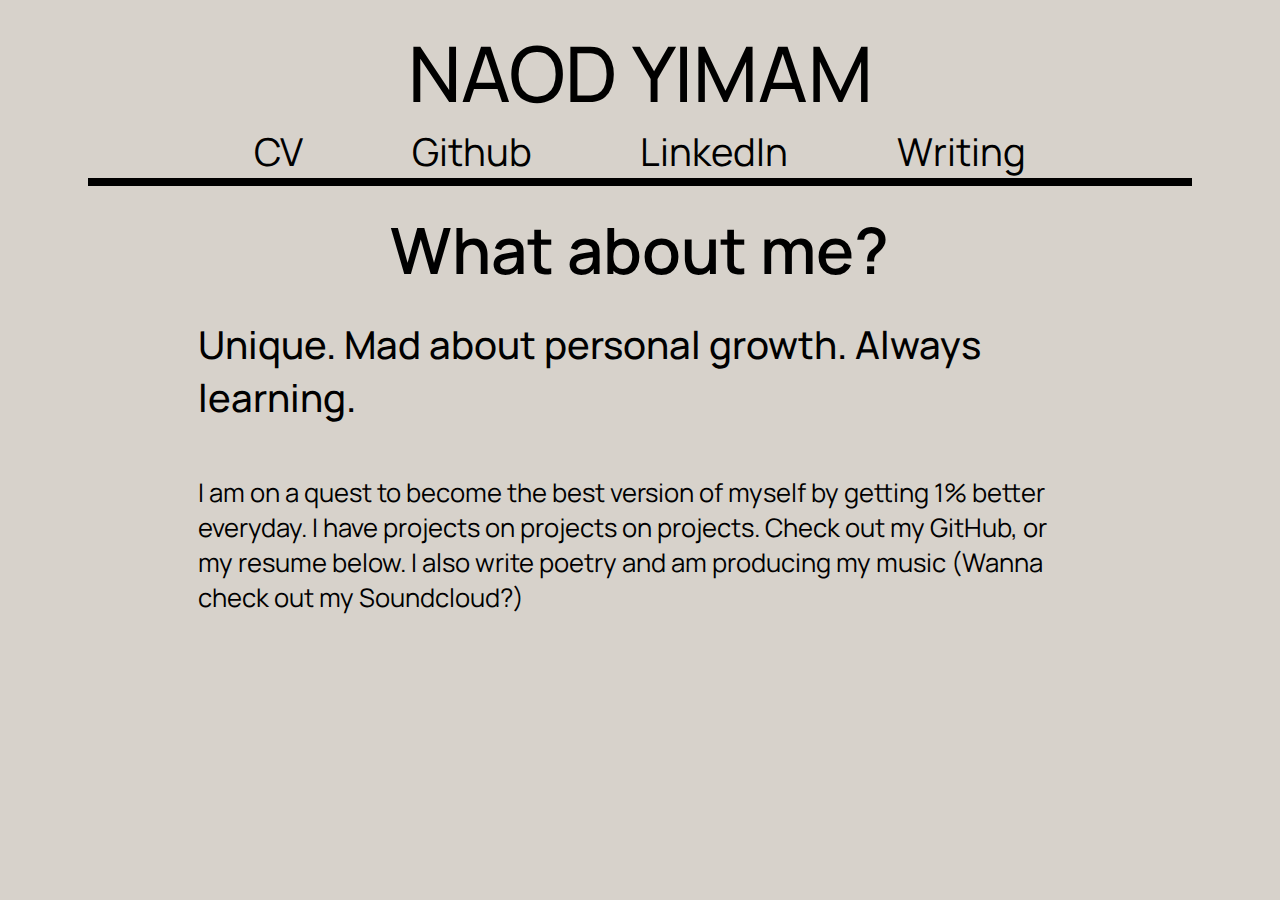
<file: landingpage/about.html>
<!DOCTYPE html>

<html>
    <head>
        <meta charset="utf-8">
        <meta http-equiv="X-UA-Compatible" content="IE=edge">
        <title></title>
        <meta name="description" content="">
        <meta name="viewport" content="width=device-width, initial-scale=1">
        <link rel="stylesheet" href="style.css">
        <style>
            @import url('https://fonts.googleapis.com/css2?family=Comfortaa:wght@300&family=GFS+Neohellenic:ital,wght@0,400;0,700;1,400;1,700&display=swap');
            </style>
    </head>
    <body>
        <div class="wrapper">
            <div class="topnav">
                <a class="name" >
                    Naod    Yimam
                </a>
                <div class="links">
                    <a class="CV" href="cv.html">CV</a>
                    <a class="Github" href="https://github.com/naod-ayalew">Github</a>
                    <a class="linkedin" href="https://linkedin.com/in/naod-yimam">LinkedIn</a>
                    <a class="Writing" href="poems.html">Writing</a>
                </div>
            </div>


            <div class="main-section">
                <div class="about">
                    <div class="header">
                        What about me?
                    </div>
                    <div class="subheader">
                        Unique. Mad about personal growth. Always learning. 
                    </div>
                </div>
                <div class="description">
                    <div class="regulartext">
                        I am on a quest to become the best version of myself by
                        getting 1% better everyday. I have projects on projects
                        on projects. Check out my GitHub, or my resume below. I 
                        also write poetry and am producing my music (Wanna check 
                        out my Soundcloud?)
                    </div>
                </div>
                    
                
                
            </div>
        </div>
    </body>
</html>
</file>
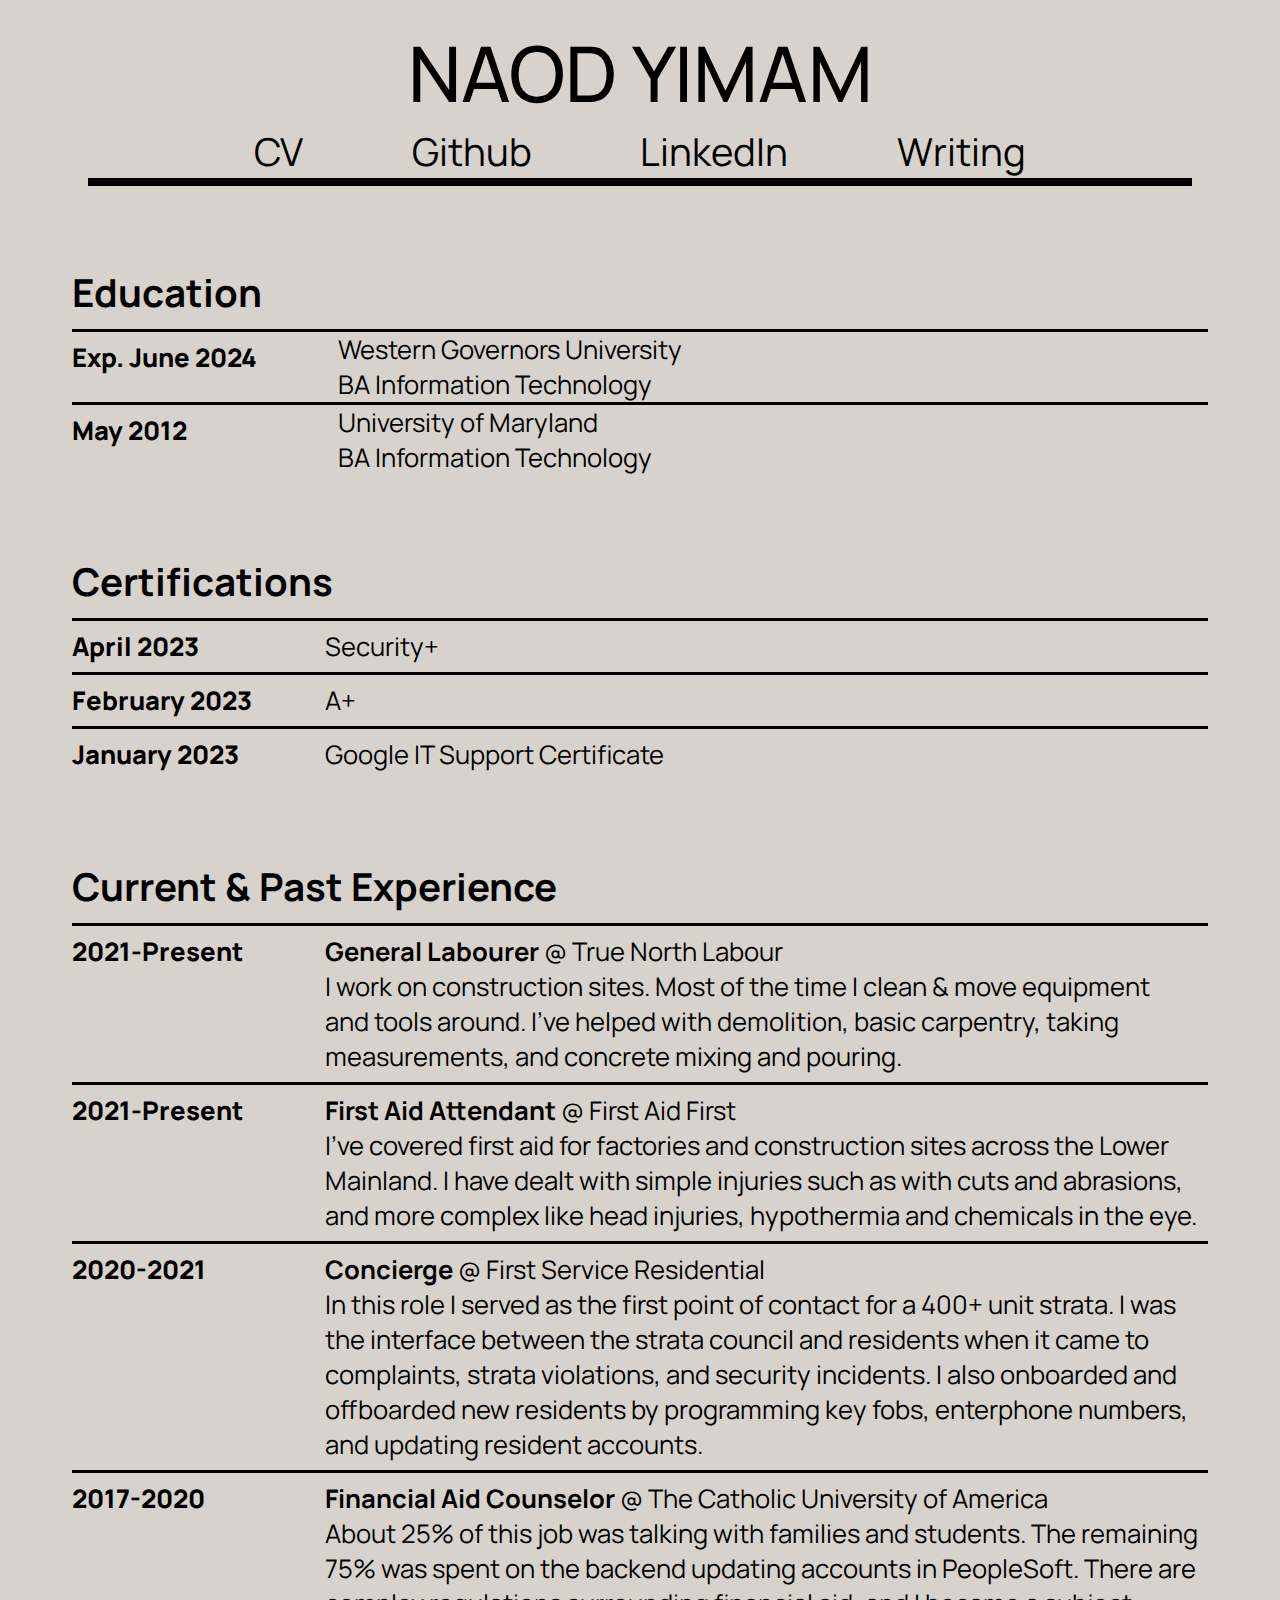
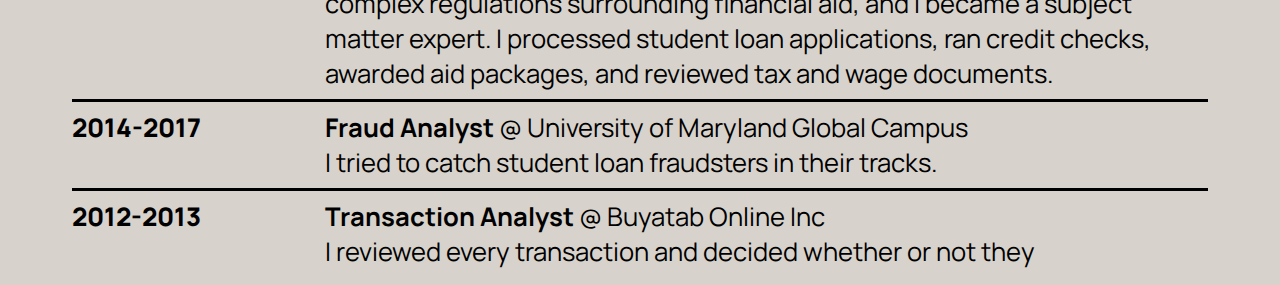
<file: landingpage/cv.html>
<!DOCTYPE html>
<!--[if lt IE 7]>      <html class="no-js lt-ie9 lt-ie8 lt-ie7"> <![endif]-->
<!--[if IE 7]>         <html class="no-js lt-ie9 lt-ie8"> <![endif]-->
<!--[if IE 8]>         <html class="no-js lt-ie9"> <![endif]-->
<!--[if gt IE 8]>      <html class="no-js"> <!--<![endif]-->
<html>
    <head>
        <meta charset="utf-8">
        <meta http-equiv="X-UA-Compatible" content="IE=edge">
        <title></title>
        <meta name="description" content="">
        <meta name="viewport" content="width=device-width, initial-scale=1">
        <link rel="stylesheet" href="style.css">
        
    </head>
    <body>
        <div class="wrapper">
            
            <div class="topnav">
                <a class="name" href="index.html">
                    Naod    Yimam
                </a>
                <div class="links">
                    <a class="CV" href="cv.html">CV</a>
                    <a class="Github" href="https://github.com/naod-ayalew">Github</a>
                    <a class="linkedin" href="https://linkedin.com/in/naod-yimam">LinkedIn</a>
                    <a class="Writing" href="poems.html">Writing</a>
                </div>
            </div>

            
            <div class="cv-category  ">
                <h2>Education</h2>
                <div class="cv-category-content">
                    <div class="when year">Exp. June 2024</div>
                    <div class="whatcollege">
                        <div class="college">Western Governors University </div> 
                        <div class="college"> BA Information Technology </div>
                    </div>
                   
                </div>
                <div class="cv-category-content">
                    <div class="when year"><span>May 2012</span></div>
                    <div class="whatcollege">
                        <div class="college">University of Maryland</div> 
                        <div class="college"> BA Information Technology </div>
                    </div>
                   
                </div>
            </div>
            <div class="cv-category  ">
                <h2>Certifications</h2>
                <div class="cv-category-content">
                    <div class="when year"><span>April 2023</span></div>
                    <div class="what"><span>Security+</span></div>
                    <div class="where"><span> </span></div>
                </div>
                <div class="cv-category-content">
                    <div class="when year"><span>February 2023</span></div>
                    <div class="what"><span>A+</span></div>
                    <div class="where"><span> </span></div>
                </div>
                <div class="cv-category-content">
                    <div class="when year"><span>January 2023</span></div>
                    <div class="what"><span>Google IT Support Certificate</span></div>
                    <div class="where"><span> </span></div>
                </div>
            </div>

            <div class="cv-category  ">
                <h2>Current & Past Experience</h2>
                <div class="cv-category-content">
                    <div class="when year"><span>2021-Present</span></div>
                 
                    <div class="what">
                        <div> <b>General Labourer</b> @ True North Labour </div>  
                        <div>I work on construction sites. Most of the time I clean & move equipment and tools around. 
                            I've helped with demolition, basic carpentry, taking measurements, and concrete mixing and pouring.
                        </div>
                    </div>
                    
                </div>
                <div class="cv-category-content">
                    <div class="when year"><span>2021-Present</span></div>
                     
                    
                    <div class="what">
                        <div> <b>First Aid Attendant</b> @ First Aid First </div>  
                        <div>I've covered first aid for factories and construction sites across the Lower Mainland.
                             I have dealt with simple injuries such as 
                            with cuts and abrasions, and more complex like head injuries, hypothermia and chemicals in the eye.</div>
                    </div>
                    
                </div>
                <div class="cv-category-content">
                    <div class="when year"><span>2020-2021</span></div>
                   

                    <div class="what">
                        <div> <b>Concierge</b> @ First Service Residential</div>  
                        <div>In this role I served as the first point of contact for a 400+ unit strata.
                            I was the interface between the strata council and residents when it came to 
                            complaints, strata violations, and security incidents. I also onboarded and 
                            offboarded new residents by programming key fobs, enterphone numbers, and updating
                            resident accounts. </div>
                    </div>
                    
                    
                    
                </div>
                <div class="cv-category-content">
                    <div class="when year"><span>2017-2020</span></div>
               
                    <div class="what">
                        <div> <b>Financial Aid Counselor</b> @ The Catholic University of America</div>  
                        <div>About 25% of this job was talking with families and students. The remaining 75% was spent on the backend
                            updating accounts in PeopleSoft. There are complex regulations surrounding financial aid, and 
                            I became a subject matter expert. I processed student loan applications, ran credit checks, awarded
                            aid packages, and reviewed tax and wage documents. </div>
                    </div>
                    
                    
                </div>

                <div class="cv-category-content">
                    <div class="when year"><span>2014-2017</span></div>
                    <div class="what">
                        <div><b>Fraud Analyst</b> @ University of Maryland Global Campus<br></div>  
                        <div>I tried to catch student loan fraudsters in their tracks.</div>
                    </div>
                        
                    
                </div>

                <div class="cv-category-content">
                    <div class="when year"><span>2012-2013</span></div>
                    <div class="what">
                        <div><b>Transaction Analyst</b> @ Buyatab Online Inc <br></span> 
                        <div>I reviewed every transaction and decided whether or not they</div> 
                 
                    
                </div>
            </div>
                 
                 
            </div>
        </div>
        
        <script src="" async defer></script>
    </body>
</html>
</file>
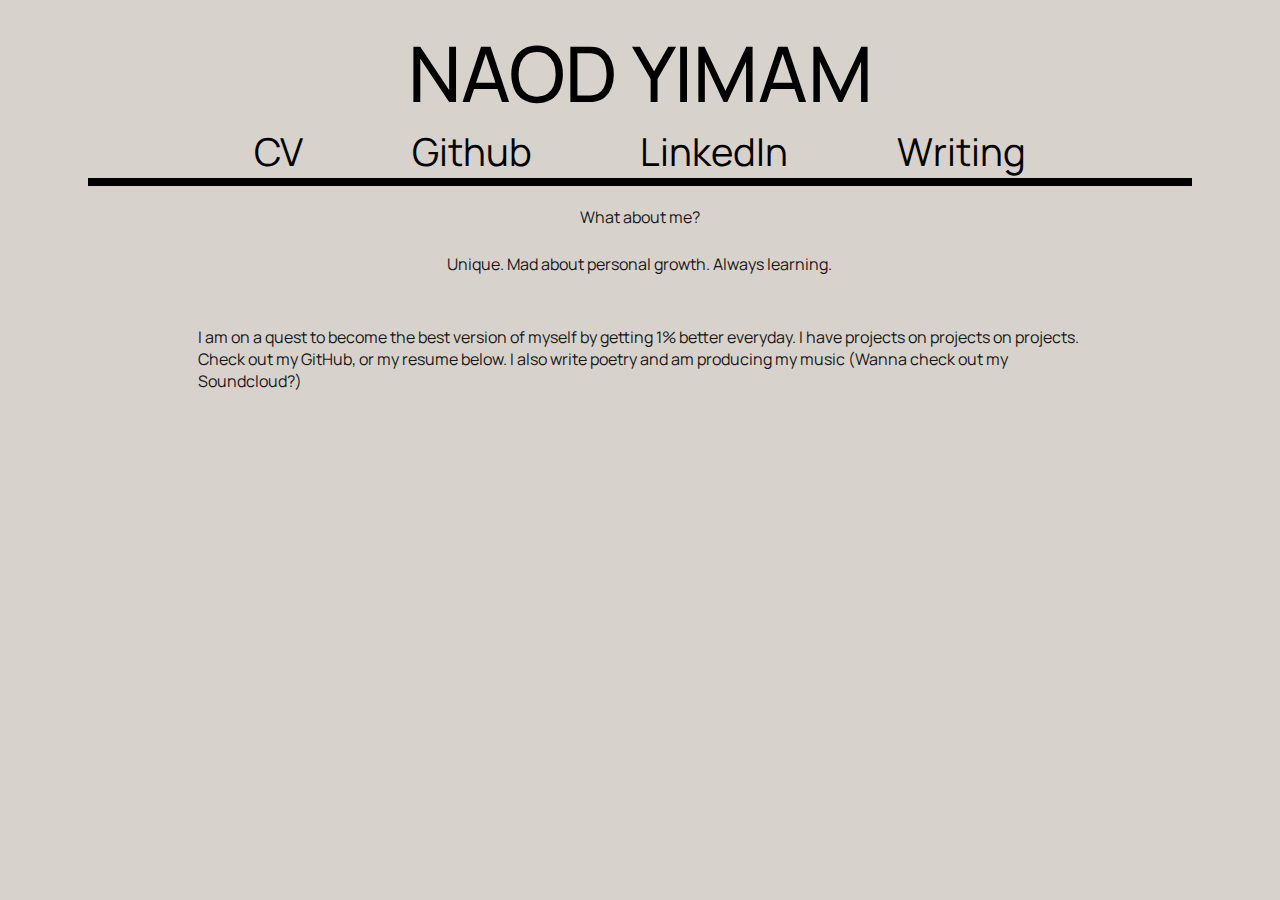
<file: landingpage/index2.html>
<!DOCTYPE html>

<html>
    <head>
        <meta charset="utf-8">
        <meta http-equiv="X-UA-Compatible" content="IE=edge">
        <title></title>
        <meta name="description" content="">
        <meta name="viewport" content="width=device-width, initial-scale=1">
        <link rel="stylesheet" href="bridging.css">
        <style>
            @import url('https://fonts.googleapis.com/css2?family=Comfortaa:wght@300&family=GFS+Neohellenic:ital,wght@0,400;0,700;1,400;1,700&display=swap');
            </style>
    </head>
    <body>
        <div class="wrapper">
            <div class="topnav">
                <a class="name" >
                    Naod    Yimam
                </a>
                <div class="links">
                    <a class="CV" href="cv.html">CV</a>
                    <a class="Github" href="https://github.com/naod-ayalew">Github</a>
                    <a class="linkedin" href="https://linkedin.com/in/naod-yimam">LinkedIn</a>
                    <a class="Writing" href="poems.html">Writing</a>
                </div>
            </div>


            <div class="main-section">
                <div class="about">
                    <div class="header">
                        What about me?
                    </div>
                    <div class="subheader">
                        Unique. Mad about personal growth. Always learning. 
                    </div>
                </div>
                <div class="description">
                    <div class="regulartext">
                        I am on a quest to become the best version of myself by
                        getting 1% better everyday. I have projects on projects
                        on projects. Check out my GitHub, or my resume below. I 
                        also write poetry and am producing my music (Wanna check 
                        out my Soundcloud?)
                    </div>
                </div>
                    
                
                
            </div>
        </div>
    </body>
</html>
</file>
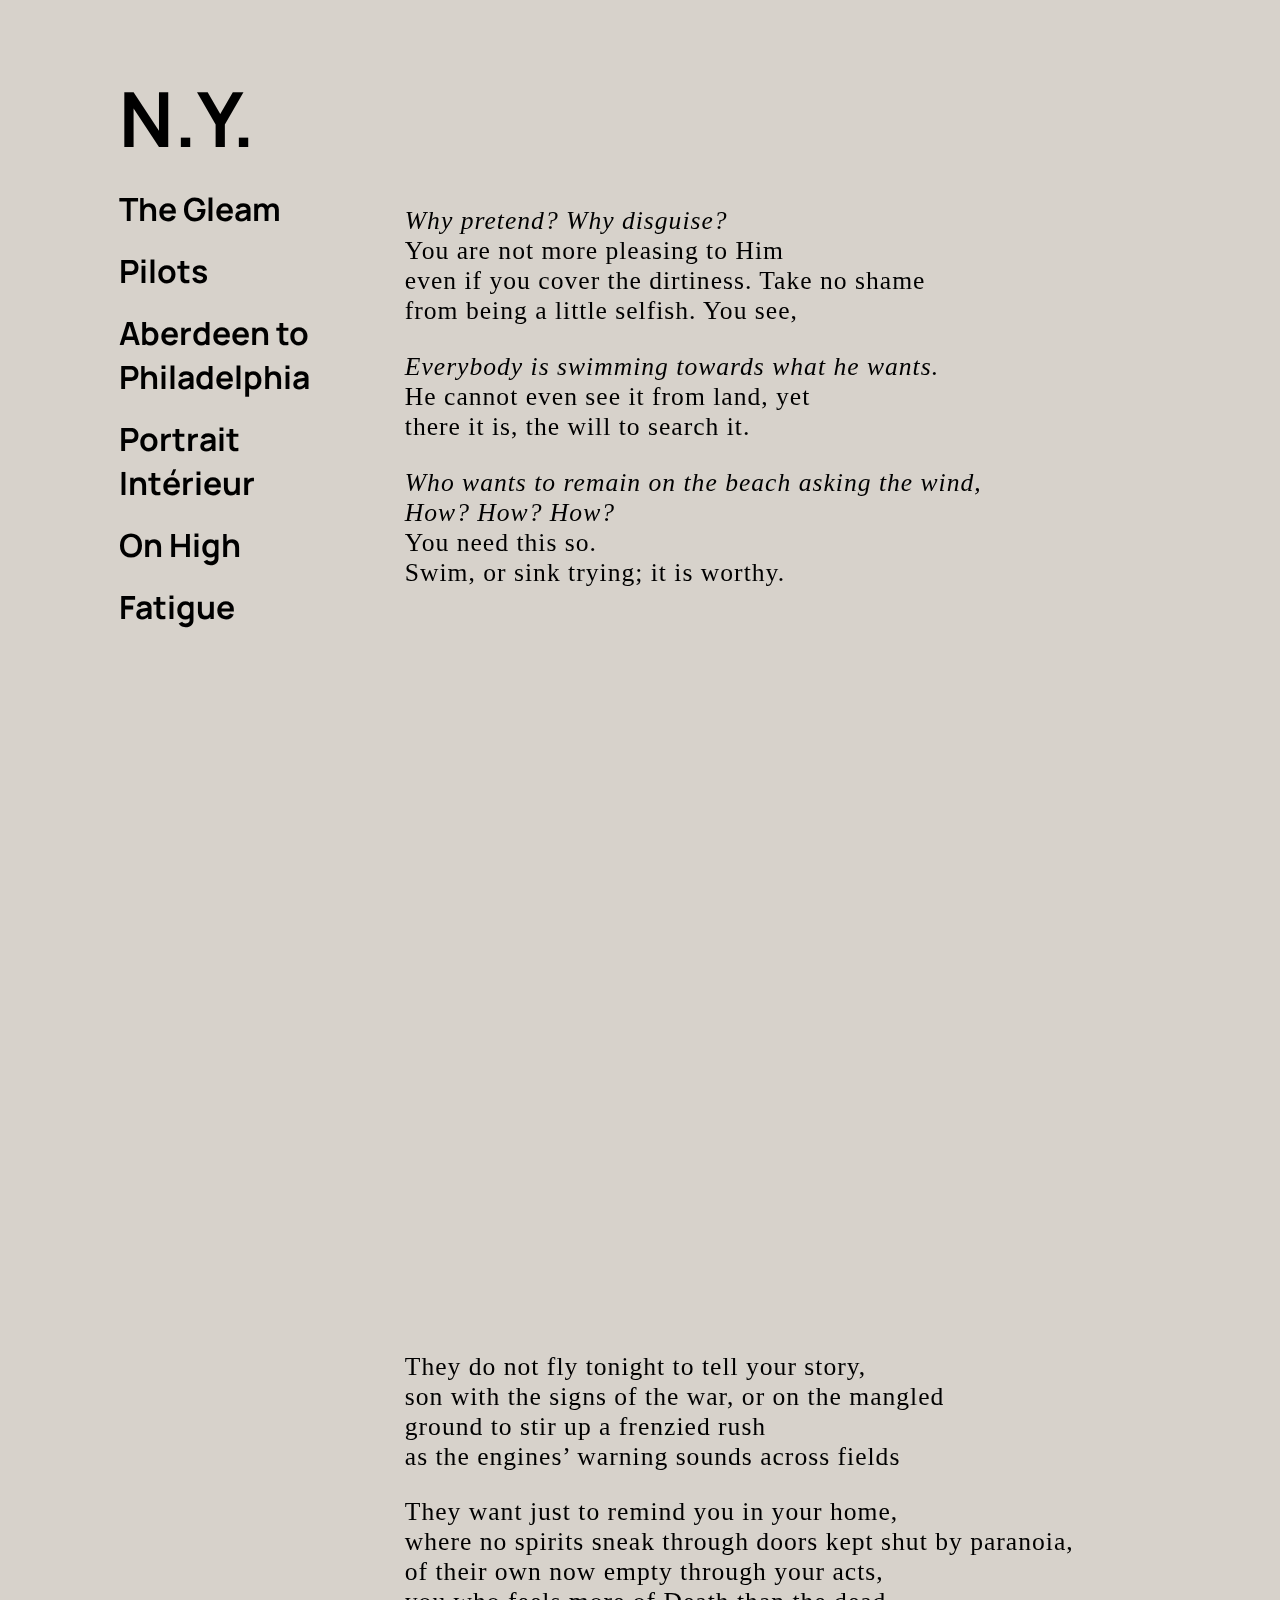
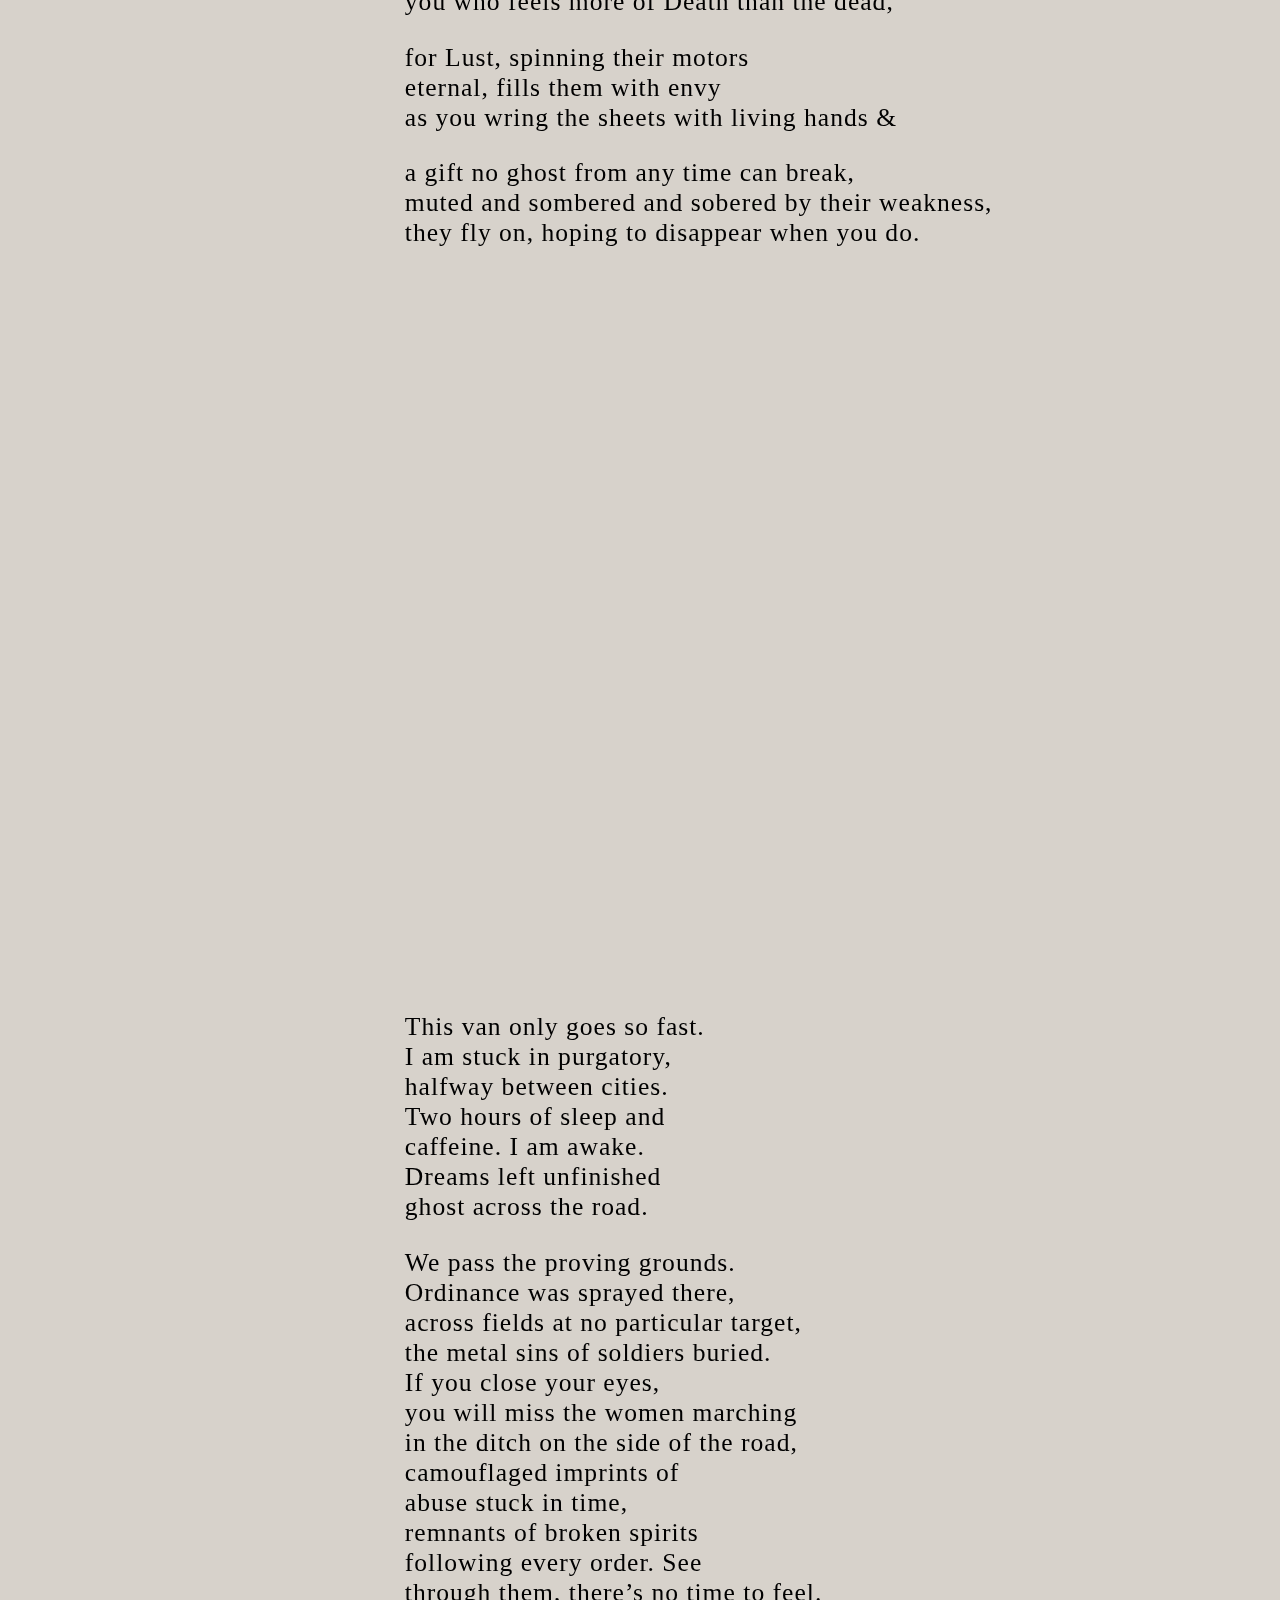
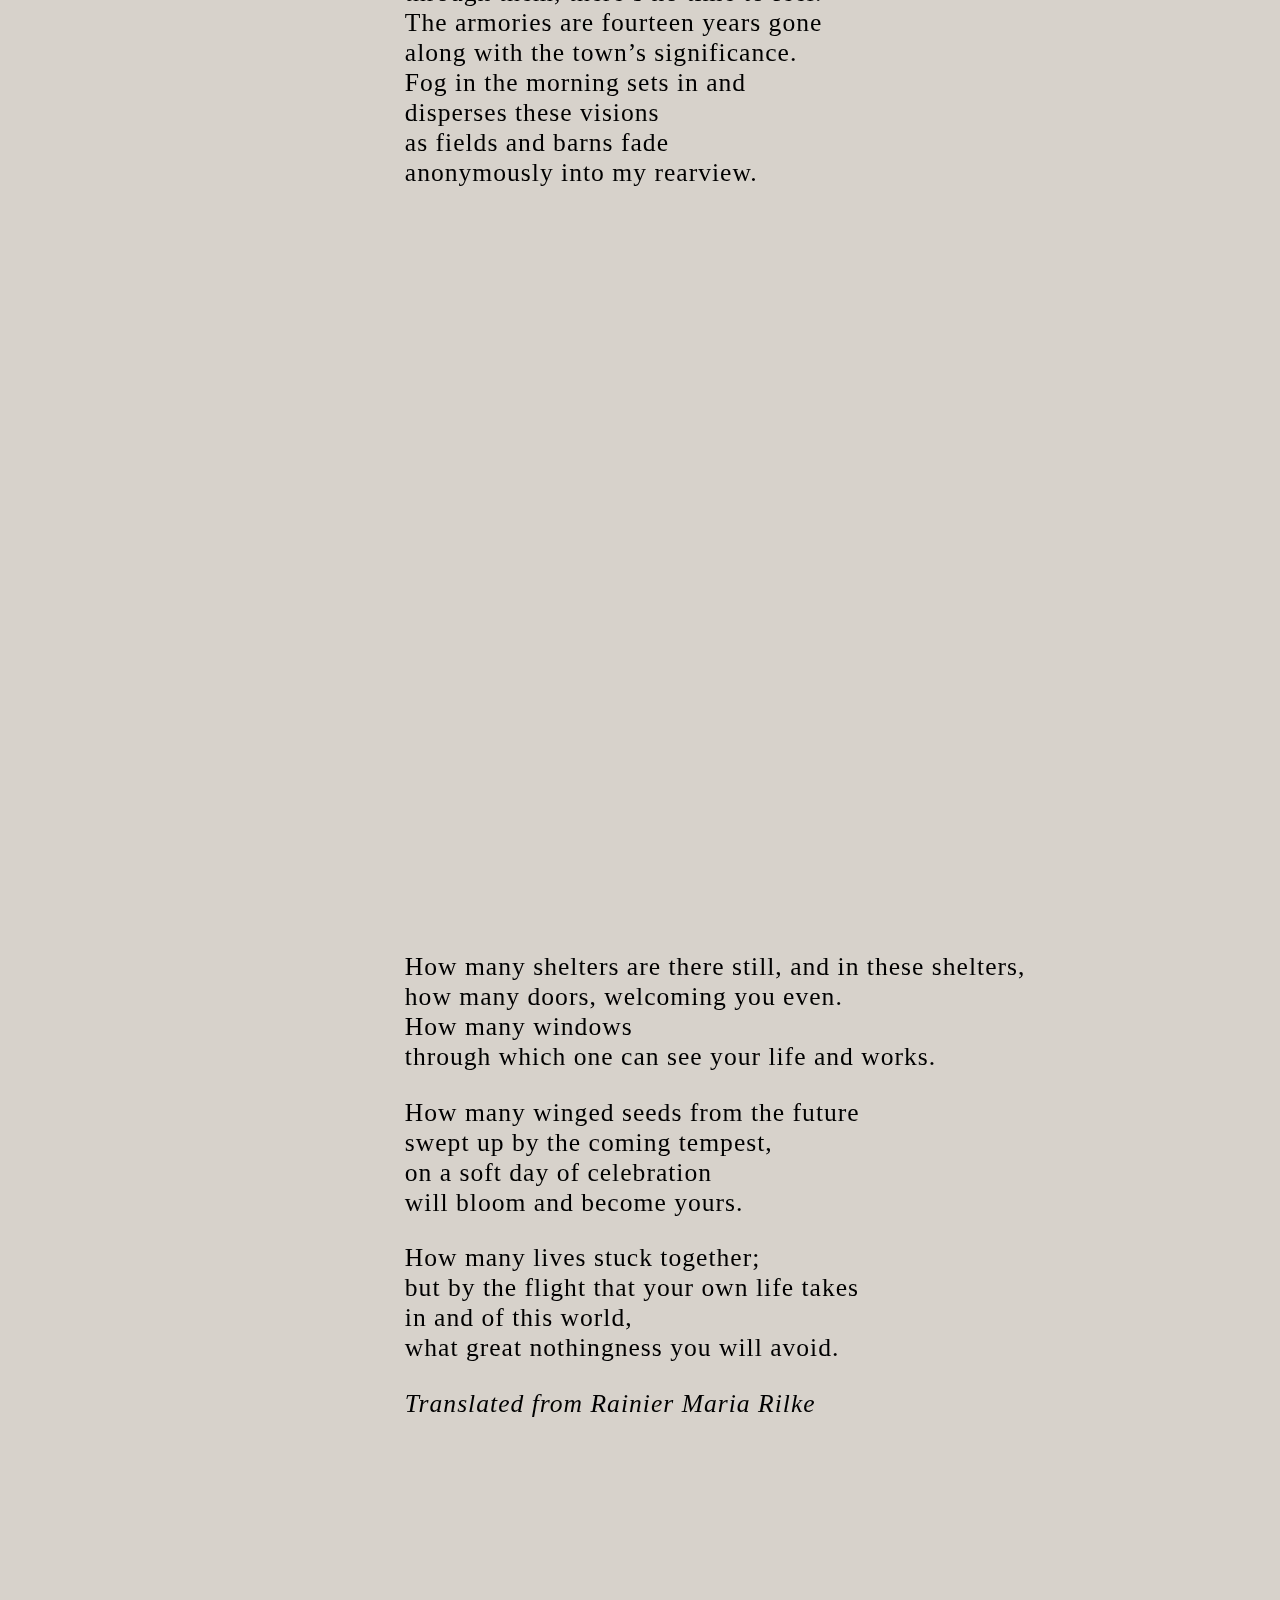
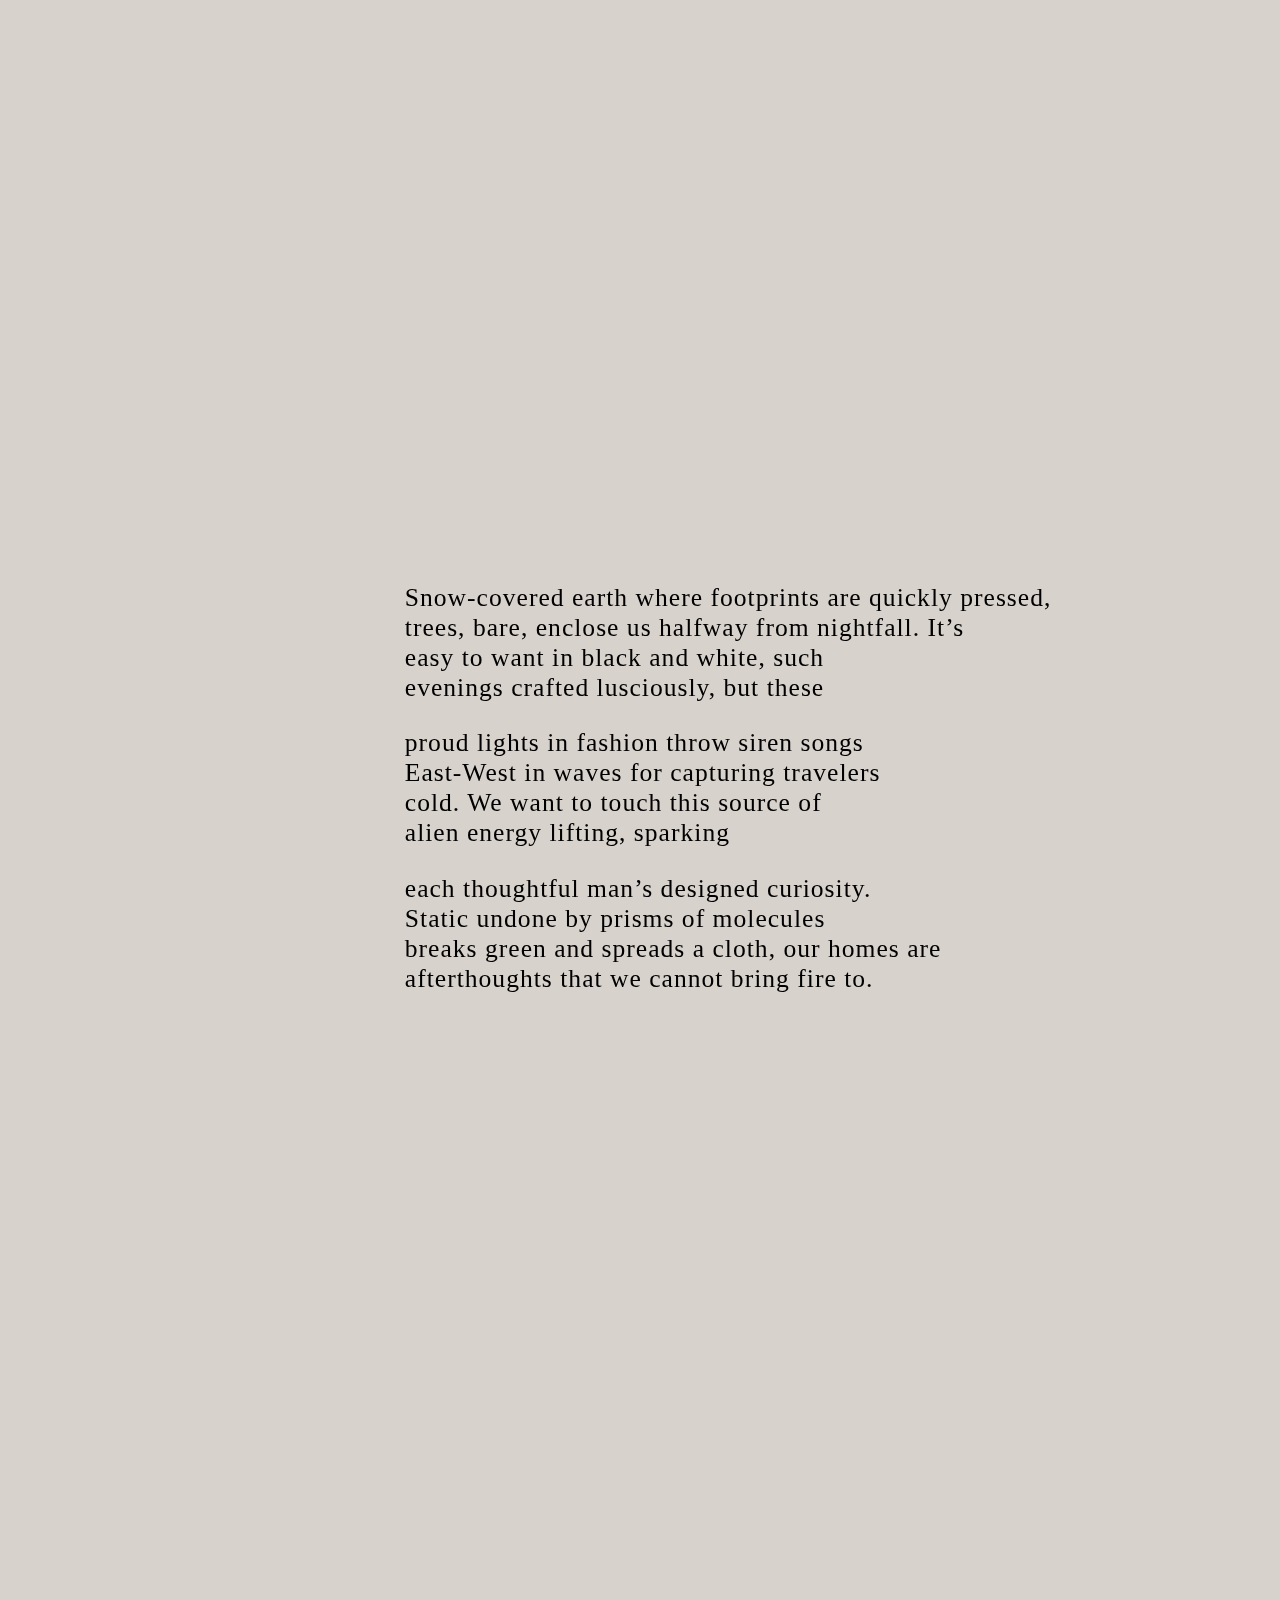
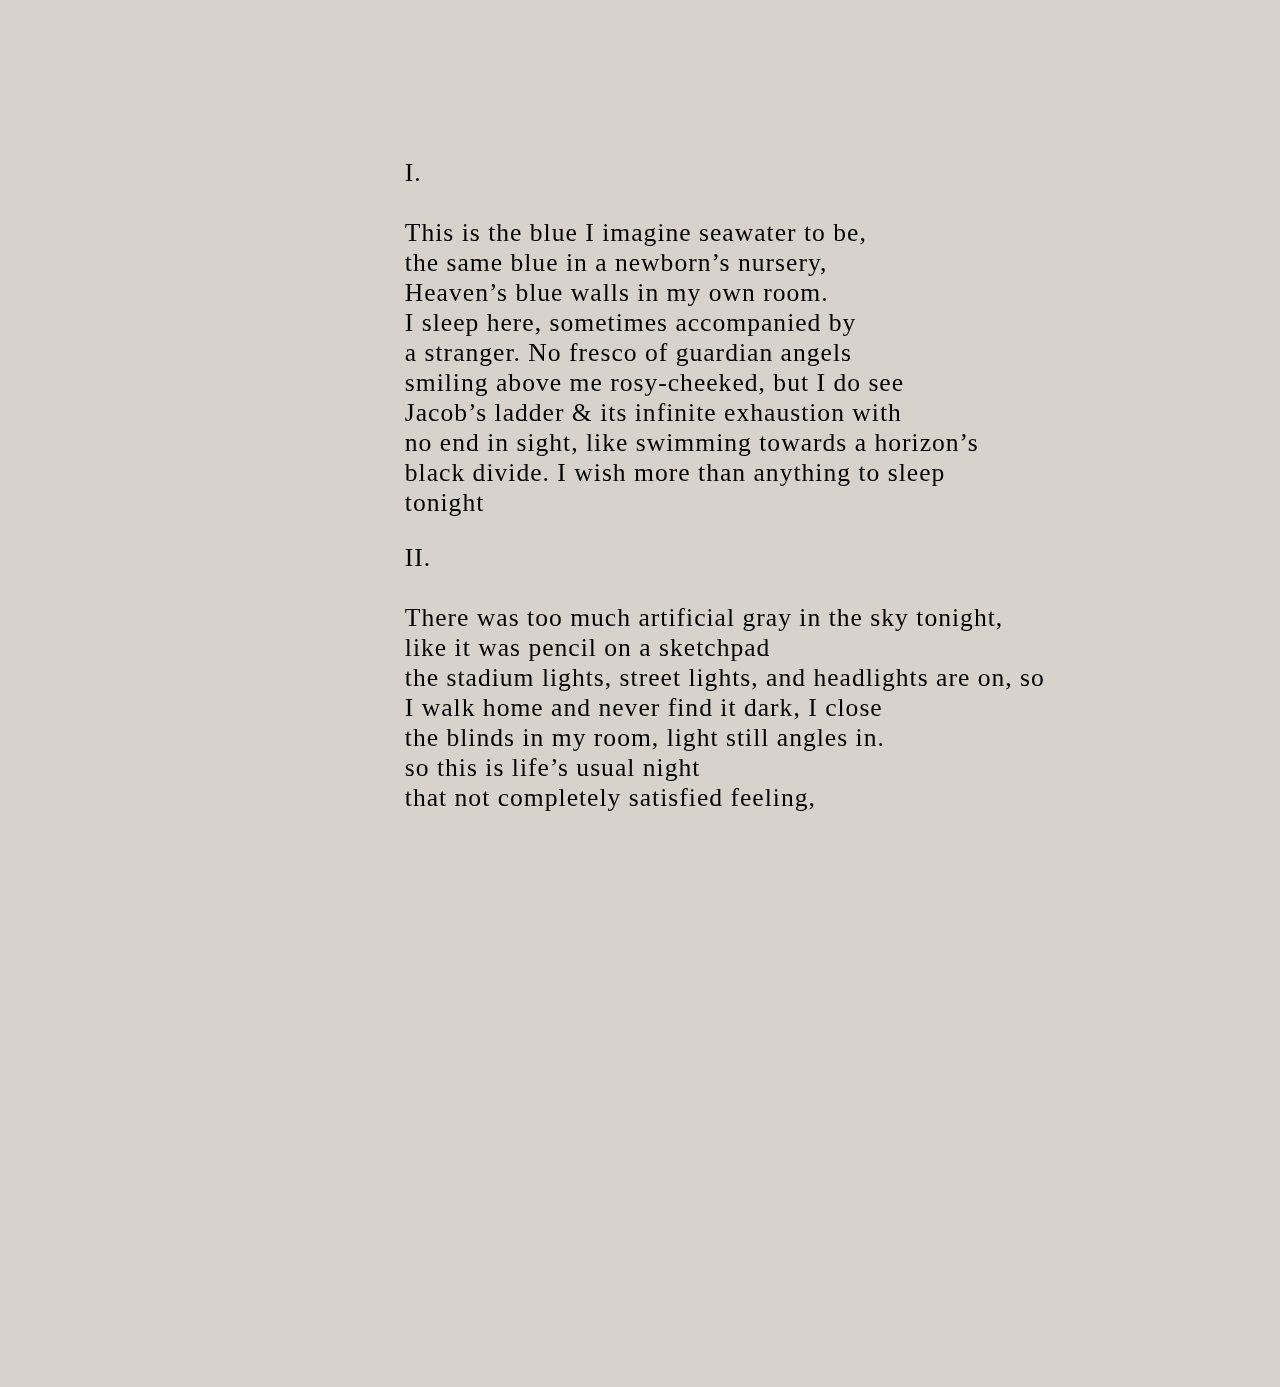
<file: landingpage/poems.html>
<!DOCTYPE html>
<!--[if lt IE 7]>      <html class="no-js lt-ie9 lt-ie8 lt-ie7"> <![endif]-->
<!--[if IE 7]>         <html class="no-js lt-ie9 lt-ie8"> <![endif]-->
<!--[if IE 8]>         <html class="no-js lt-ie9"> <![endif]-->
<!--[if gt IE 8]>      <html class="no-js"> <!--<![endif]-->
<html>
    <head>
        <meta charset="utf-8">
        <meta http-equiv="X-UA-Compatible" content="IE=edge">
        <title></title>
        <meta name="description" content="">
        <meta name="viewport" content="width=device-width, initial-scale=1">
        <link rel="stylesheet" href="style.css">
        <style>
            body {
                overflow-y: hidden;
            }
        </style>
    </head>
    <body>


        <div class="wrapper">
           
            <div class="menu">
                <div class="sidebar">
                    <a id="home" href="index.html">N.Y.</a>
                    <a href="#TheGleam">The Gleam</a>
                    <a href="#Pilots">Pilots</a>
                    <a href="#Aberdeen"> Aberdeen to Philadelphia</a>
                    <a href="#Portrait"> Portrait Int&eacute;rieur</a>
                    <a href="#High"> On High</a >
                    <a href="#Fatigue"> Fatigue</a>
                </div>
                <div class="spacer">

                </div>
                 
                <div class="poetry">
                
                    <div class="poems" id="TheGleam">
                        <p>
                        <em>Why pretend? Why disguise?</em><br>
                        You are not more pleasing to Him <br>
                        even if you cover the dirtiness. Take no shame<br>
                        from being a little selfish. You see, <br>
                        </p>
                        
                        
                        <p>
                        <em>Everybody is swimming towards what he wants.</em><br>
                        He cannot even see it from land, yet <br>
                        there it is, the will to search it. <br>
                        </p>
                        
                        <p>
                        <em>Who wants to remain on the beach asking the wind, <br>
                        How? How? How?</em><br>
                        You need this so. <br>
                        Swim, or sink trying; it is worthy.<br>
                        </p>
                    </div>

                    <div class="poems" id="Pilots">
                        <p>
                            They do not fly tonight to tell your story,<br>
                            son with the signs of the war, or on the mangled<br>
                            ground to stir up a frenzied rush<br>
                            as the engines’ warning sounds across fields<br>
                            </p>
                            <p>
                            They want just to remind you in your home,<br>
                            where no spirits sneak through doors kept shut by  
                                 paranoia,<br>
                            of their own now empty through your acts,<br>
                            you who feels more of Death than the dead,<br>
                            </p>
                            <p>
                            for Lust, spinning their motors<br>
                            eternal, fills them with envy<br>
                            as you wring the sheets with living hands &<br>
                            </p>
                            <p>
                            a gift no ghost from any time can break,<br>
                            muted and sombered and sobered by their weakness,<br>
                            they fly on, hoping to disappear when you do.<br>
                            </p>
                    </div>

                    <div class="poems" id="Aberdeen">
                        <p>
                            This van only goes so fast.<br>
                            I am stuck in purgatory,<br>
                            halfway between cities.<br>
                            Two hours of sleep and<br>
                            caffeine.  I am awake.<br>
                            Dreams left unfinished <br>
                            ghost across the road.<br>
                            </p>
                            
                            <p>
                            We pass the proving grounds.<br>
                            Ordinance was sprayed there,<br>
                            across fields at no particular target,<br>
                            the metal sins of soldiers buried.<br>
                            If you close your eyes,<br>
                            you will miss the women marching<br>
                            in the ditch on the side of the road,<br>
                            camouflaged imprints of <br>
                            abuse stuck in time,<br>
                            remnants of broken spirits<br>
                            following every order. See <br>
                            through them, there’s no time to feel.<br>
                            The armories are fourteen years gone<br>
                            along with the town’s significance.<br>
                            Fog in the morning sets in and<br>
                            disperses these visions <br>
                            as fields and barns fade<br>
                            anonymously into my rearview.<br>
                            </p>
                            
                    </div>
                    <div class="poems" id="Portrait">
                        <p>
                            How many shelters are there still, and in these shelters,<br>
                            how many doors, welcoming you even.	<br>
                            How many windows <br>
                            through which one can see your life and works.<br>
                            </p>
                            
                            <p>
                            How many winged seeds from the future<br>
                            swept up by the coming tempest,<br>
                            on a soft day of celebration<br>
                            will bloom and become yours.<br>
                            </p>
                            
                            <p>
                            How many lives stuck together;<br>
                            but by the flight that your own life takes<br>
                            in and of this world,<br>
                            what great nothingness you will avoid.<br>
                            </p>
                            <p><em>Translated from Rainier Maria Rilke</em></p>
                        </p>
                    </div>
                    <div class="poems" id="High">
                        <p>
                            Snow-covered earth where footprints are quickly pressed,<br>
                            trees, bare, enclose us halfway from nightfall. It’s<br>
                            easy to want in black and white, such<br>
                            evenings crafted lusciously, but these<br>
                            </p>
                            
                            <p>
                            proud lights in fashion throw siren songs<br>
                            East-West in waves for capturing travelers<br>
                            cold. We want to touch this source of<br>
                            alien energy lifting, sparking<br>
                            </p>
                            
                            <p>
                            each thoughtful man’s designed curiosity.<br>
                            Static undone by prisms of molecules<br>
                            breaks green and spreads a cloth, our homes are<br>
                            afterthoughts that we cannot bring fire to.<br>
                            </p>
                    </div>
                    <div class="poems" id="Fatigue">
                        <p>I.<br>
                            <br>

                            This is the blue I imagine seawater to be, <br>
                            the same blue in a newborn’s nursery,<br>
                            Heaven’s blue walls in my own room.<br>
                            I sleep here, sometimes accompanied by <br>
                            a stranger. No fresco of guardian angels<br>
                            smiling above me rosy-cheeked, but I do see<br>
                            Jacob’s ladder & its infinite exhaustion with<br>
                            no end in sight, like swimming towards a horizon’s<br>
                            black divide. I wish more than anything to sleep<br>
                            tonight<br>
                            </p>
                        
                        
                            <p>
                                 
                                 
                                II.<br>
                                <br>
                                There was too much artificial gray in the sky tonight, <br>
                                like it was pencil on a sketchpad<br>
                                the stadium lights, street lights, and headlights are on, so<br>I walk home and never find it dark, I close <br>
                                the blinds in my room, light still angles in.<br>
                                
                                so this is life’s usual night<br>
                                that not completely satisfied feeling,<br>
                    </div>
                </div>
            
                  
                    

            </div>
             
        </div>
         
             
        
        <script src="" async defer></script>
    </body>
</html>
</file>
<file: landingpage/style.css>
/* Base of the website - header, fonts */
@import url('https://fonts.googleapis.com/css2?family=Comfortaa:wght@300&family=GFS+Didot&family=GFS+Neohellenic:ital,wght@0,400;0,700;1,400;1,700&display=swap');
 
@import url('https://fonts.googleapis.com/css2?family=Manrope:wght@400;500;800&display=swap');
body {
    background-color: #D7D2CB;
    font-family: 'Manrope', sans-serif;
   }

.topnav {
    display: flex;
    flex-direction: row;
    font-size: 3vw;
    align-items: center;
    justify-content: space-between;
    margin: 20px 80px 0px 80px;
    flex-wrap: wrap;
    border-bottom: solid black 8px;
     

}
.name {
    font-size: 6vw;
    font-weight: 500;
     
    text-transform: uppercase;
    text-align: center;
}

.links {
    width: 50%;
    
    text-decoration: none;
    display: flex;
    flex-direction: row;
    justify-content: space-between;
    flex-wrap: wrap;
     
}


/* Home page */ 

a {
    text-decoration: none;
    color: black; 
}
.header {
    font-size:  5vw;
    font-weight: 600;
    text-align: center;
}
.subheader {
    font-size: 3vw;
    font-weight: 500;
}
.regulartext {
    font-size: 2vw;
}
.main-section {
    display: flex;
    flex-direction: row;
    margin: 80px 100px 80px 100px;
    height: 55vh;
    justify-content: space-between;
}

.description {
    width: 55%;
    display: flex;
    flex-direction: column;
    justify-content: center;
}

.about {
    width: 40%;
    display: flex;
    flex-direction: column;
    justify-content: center;
}


/* CV */

.cv-category {
    margin-top: 80px;
    margin-left: 5vw;
    margin-right: 5vw;
}

.cv-category-content {
    position: relative;
    display: flex;
    flex-wrap: nowrap;
     
    font-size: 2vw;
     
   
    border-top: 3px solid black;
   
  
}

h2 {
    font-size: 3vw;
    font-weight: bold;
    margin-bottom: 10px;
}

 
.cv-category-content .when {
    width: 20vw;
    font-weight: 800;
    padding: 8px 10px 8px 0px;
   
}

.cv-category-content .what {
    width: 75vw;
    padding: 8px 10px 8px 10px;
    display: flex;
    flex-direction: column;
     
}

 

/* Lower Width Answers */

@media screen and (max-width: 1285px) {
    .topnav {
        display: flex;
        flex-direction: column;
        justify-content: center;
        flex-wrap: nowrap;
        border-bottom: solid black 8px;
        margin: 10;
      
    }
    
    .links {
        width: 70%;

    }

    .main-section {
        display: flex;
        flex-direction: column;
        width: 70%;
        justify-content: start;
        margin: auto;
        margin-top: 20px;
         
  
        
        
    }
    .header, .subheader {
        margin-bottom: 25px;
    }
    .about {
        display: flex;
        flex-direction: column;
        flex-wrap: wrap;
        align-items: center;
        margin-bottom: 2vw;
    }
    .about, .description {
        width: 100%;
    }
}

/* Lower Width for About Me section of home page */
 
@media screen and (max-width: 725px) {
        .topnav {
        display: flex;
        flex-direction: column;
        justify-content: space-around;
        align-items: center;
        flex-wrap: nowrap;
        border-bottom: solid black 8px;
        margin: 0;
       
         
         
        
    }
    
    .links {
        width: 90%;
        font-size: 5.5vw;

    }
    .name {
        font-size: 12vw;
    }
    .main-section {
        display: flex;
        flex-direction: column;
        width: 90%;
       
       
         
  
        
        
    }
    .header, .subheader {
        margin-bottom: 25px;
    }
    .header {
        font-size: 9vw;
    }
    .subheader {
        font-size: 6vw;
        font-weight: bold;
    }
    .about {
        display: flex;
        flex-direction: column;
        flex-wrap: wrap;
        align-items: center;
        margin-bottom: 10px;
    }
    .about, .description {
        width: 100%;
    }
    .regulartext {
        font-size: 5vw;
    }
}
 
/* Poems */ 

.menu {
    margin-left: 8vw;
    display: flex;
    flex-direction: row;
    
     
}

.menu a {
    display: block;
    
    text-decoration: none;
    padding: .7vw;
    
    min-width: 17vw;
    color: black;
}

.sidebar {
    height: 100%;
    width: 10vw;
    font-size: max(2.5vw, 28px); 
    margin-top: 1.5vw;
    padding-top: 3vw;
    
    font-weight: bold;
    position: fixed;
   
     
     
   
    }

.spacer {
    width: 18vw;
}
.sidebar div {
padding: .8vw;
 
display: block;
}

 

.poetry {
     
     
    display: flex;
    flex-direction: column;
    padding-left: 5vw;
    position: sticky;
     
    
}

.poems {
    width: 100%;
    height: 100%;
    margin-top: 13.5vw;
    letter-spacing: 1px;
    margin-bottom: 60vh;
    scroll-margin-top: 13.5vw;
     
    
    
        
    
}

p {
    font-size: clamp(10px, 2vw, 30px);
    font-family: Didot;
}

#home {
    
    padding-top: 0;
    font-size: clamp(28px, 6vw, 76px);
    font-weight: bold;
    color: black;
     
}
#Aberdeen {
    scroll-margin-top:7vw;
}

/* Lower Width Poems */
@media screen and (max-width: 930px) {
    .menu {
        margin-left: 4vw;
        display: flex;
        flex-direction: row;
       
         
    }
    
    .menu a {
        display: block;
        
        text-decoration: none;
        padding: 1vw;
        font-size: 3vw;
        min-width: 21vw;
        color: black;
    }
    
    .sidebar {
        height: 100%;
        width: 21vw;
         
        margin-top: 1.5vw;
        padding-top: 3vw;
        
        font-weight: bold;
        position: fixed;
       
         
         
       
        }
    
    .spacer {
        width: 22vw;
     }
    .sidebar div {
    padding: .8vw;
    font-size: 2vw;
    display: block;
    }
    
    .body-text {
     
    font-size: 2vw;
     
     
    font-weight: 450;
    }
    
    .poetry {
         
         
        display: flex;
        flex-direction: column;
        padding-left: 5vw;
        position: sticky;
         
        
    }
    
    .poems {
        width: 100%;
        height: 100%;
        margin-top: 13.5vw;
        letter-spacing: 1px;
        margin-bottom: 60vh;
        scroll-margin-top: 13.5vw;
         
        
        
            
        
    }
    
    p {
         
         
    }
    
    #home {
        
        padding-top: 0;
        font-size: clamp(28px, 6vw, 76px);
        
        font-weight: bold;
        color: black;
         
    }
    #Aberdeen {
        scroll-margin-top:7vw;
    }
    
}
</file>
<file: landingpage/bridging.css>
/* Fonts */
@import url('https://fonts.googleapis.com/css2?family=Comfortaa:wght@300&family=GFS+Didot&family=GFS+Neohellenic:ital,wght@0,400;0,700;1,400;1,700&display=swap');
 
@import url('https://fonts.googleapis.com/css2?family=Manrope:wght@400;500;800&display=swap');

/* Color & background for each page */
body {
    background-color: #D7D2CB;
    font-family: 'Manrope', sans-serif;
    color: #151515
   }
html {
    scroll-behavior: smooth;
}

/* Top Nav for each page besides the landing page*/
.topnav {
    display: flex;
    flex-direction: row;
    font-size: 3vw;
    align-items: center;
    justify-content: space-between;
    margin: 20px 80px 0px 80px;
    flex-wrap: wrap;
    border-bottom: solid black 8px;
}

.name {
    font-size: 6vw;
    font-weight: 500;
    text-transform: uppercase;
    text-align: center;
}

.links {
    width: 50%;
    
    text-decoration: none;
    display: flex;
    flex-direction: row;
    justify-content: space-between;
    flex-wrap: wrap;
     
}

a {
    text-decoration: none;
    color: black; 
}
/* Landing Page */ 

body {
    background-color: #D7D2CB;
    font-family: 'Manrope', sans-serif;
    color: #151515
   }
html {
    scroll-behavior: smooth;
}

.homewholepage {
    display: flex;
    height:100vh;
    width: 100vw;
    align-items: center;
    justify-content: center;
}

.homewrapper {
    display:flex;
    flex-direction: row;
    flex-wrap: nowrap;
    width: 100vw;
    height: 50vh;
    align-items: center;
    justify-content:space-evenly;

}
.homeheader {
    display: flex;
    flex-direction: column;
    justify-content: center;
    
    width: 60%;

}
.homename {
    
     
    width: 100%;
    padding-bottom: 5vh;
    font-size: clamp(85px,8vw, 128px);
     
    font-weight: 600;
    
}
.homelinks {
    display: flex;
    flex-direction: row;
    justify-content: space-between;
    
    
    width: 100%;
    font-size: clamp(33px,3vw, 55px);
    font-weight: 600;
     
   
}


 
img  {
    height: 100%;
    width: auto;
    max-height: 525px;
    max-width: 500px;
    
    
}
 
 
a {
    text-decoration: none;
    color: black; 
}

/* narrow landing page */

@media screen and (max-width: 1000px) {
    .homewrapper {
        display:flex;
        flex-direction: column;
         
        width: 100vw;
        height: 50vh;
        justify-content: space-between;
      
        align-items: center;
        justify-content:center;
    
    }

    .homelinks {
        display: flex;
        flex-direction: row;
        padding: 0;
        justify-content: space-between;
         
        width : 100%;
        font-size: clamp(29px, 4vw, 36px);
        font-weight: bold;
       
    }
    .homename {
         
        
        width: 100%;
        padding-bottom: 5vh;
        font-size: min(8vw, 36px)
        font-weight: 600;
         
        
    }
    .homeheader {
        justify-content: flex-start;
        width: 90vw;
         
        
        
    }
    .homeimage {
        position: relative;
    }
}

/* CV */

.cv-category {
    margin-top: 80px;
    margin-left: 5vw;
    margin-right: 5vw;
}

.cv-category-content {
    position: relative;
    display: flex;
    flex-wrap: nowrap;
     
    font-size: 2vw;
     
   
    border-top: 3px solid black;
   
  
}

h2 {
    font-size: 3vw;
    font-weight: bold;
    margin-bottom: 10px;
}

 
.cv-category-content .when {
    width: 20vw;
    font-weight: 800;
    padding: 8px 10px 8px 0px;
   
}

.cv-category-content .what {
    width: 75vw;
    padding: 8px 10px 8px 10px;
    display: flex;
    flex-direction: column;
     
}

 

/* Lower Width Answers */

@media screen and (max-width: 1285px) {
    .topnav {
        display: flex;
        flex-direction: column;
        justify-content: center;
        flex-wrap: nowrap;
        border-bottom: solid black 8px;
        margin: 10;
      
    }
    
    .links {
        width: 70%;

    }

    .main-section {
        display: flex;
        flex-direction: column;
        width: 70%;
        justify-content: start;
        margin: auto;
        margin-top: 20px;
         
  
        
        
    }
    .header, .subheader {
        margin-bottom: 25px;
    }
    .about {
        display: flex;
        flex-direction: column;
        flex-wrap: wrap;
        align-items: center;
        margin-bottom: 2vw;
    }
    .about, .description {
        width: 100%;
    }
}

/* Lower Width for About Me section of home page */
 
@media screen and (max-width: 725px) {
        .topnav {
        display: flex;
        flex-direction: column;
        justify-content: space-around;
        align-items: center;
        flex-wrap: nowrap;
        border-bottom: solid black 8px;
        margin: 0;
       
         
         
        
    }
    
    .links {
        width: 90%;
        font-size: 5.5vw;

    }
    .name {
        font-size: 12vw;
    }
    .main-section {
        display: flex;
        flex-direction: column;
        width: 90%;
       
       
         
  
        
        
    }
    .header, .subheader {
        margin-bottom: 25px;
    }
    .header {
        font-size: 9vw;
    }
    .subheader {
        font-size: 6vw;
        font-weight: bold;
    }
    .about {
        display: flex;
        flex-direction: column;
        flex-wrap: wrap;
        align-items: center;
        margin-bottom: 10px;
    }
    .about, .description {
        width: 100%;
    }
    .regulartext {
        font-size: 5vw;
    }
}
 
/* Poems */ 

.menu {
    margin-left: 8vw;
    display: flex;
    flex-direction: row;
    
     
}

.menu a {
    display: block;
    
    text-decoration: none;
    padding: .7vw;
    
    min-width: 17vw;
    color: black;
}

.sidebar {
    height: 100%;
    width: 10vw;
    font-size: max(2.5vw, 28px); 
    margin-top: 1.5vw;
    padding-top: 3vw;
    
    font-weight: bold;
    position: fixed;
   
     
     
   
    }

.spacer {
    width: 18vw;
}
.sidebar div {
padding: .8vw;
 
display: block;
}

 

.poetry {
     
     
    display: flex;
    flex-direction: column;
    padding-left: 5vw;
    position: sticky;
     
    
}

.poems {
    width: 100%;
    height: 100%;
    margin-top: 13.5vw;
    letter-spacing: 1px;
    margin-bottom: 60vh;
    scroll-margin-top: 13.5vw;
     
    
    
        
    
}

p {
    font-size: clamp(10px, 2vw, 30px);
    font-family: Didot;
}

#home {
    
    padding-top: 0;
    font-size: clamp(28px, 6vw, 76px);
    font-weight: bold;
    color: black;
     
}
#Aberdeen {
    scroll-margin-top:7vw;
}

/* Lower Width Poems */
@media screen and (max-width: 930px) {
    .menu {
        margin-left: 4vw;
        display: flex;
        flex-direction: row;
       
         
    }
    
    .menu a {
        display: block;
        
        text-decoration: none;
        padding: 1vw;
        font-size: 3vw;
        min-width: 21vw;
        color: black;
    }
    
    .sidebar {
        height: 100%;
        width: 21vw;
         
        margin-top: 1.5vw;
        padding-top: 3vw;
        
        font-weight: bold;
        position: fixed;
       
         
         
       
        }
    
    .spacer {
        width: 22vw;
     }
    .sidebar div {
    padding: .8vw;
    font-size: 2vw;
    display: block;
    }
    
    .body-text {
     
    font-size: 2vw;
     
     
    font-weight: 450;
    }
    
    .poetry {
         
         
        display: flex;
        flex-direction: column;
        padding-left: 5vw;
        position: sticky;
         
        
    }
    
    .poems {
        width: 100%;
        height: 100%;
        margin-top: 13.5vw;
        letter-spacing: 1px;
        margin-bottom: 60vh;
        scroll-margin-top: 13.5vw;
         
        
        
            
        
    }
    
    p {
         
         
    }
    
    #home {
        
        padding-top: 0;
        font-size: clamp(28px, 6vw, 76px);
        
        font-weight: bold;
        color: black;
         
    }
    #Aberdeen {
        scroll-margin-top:7vw;
    }
    
}
</file>
